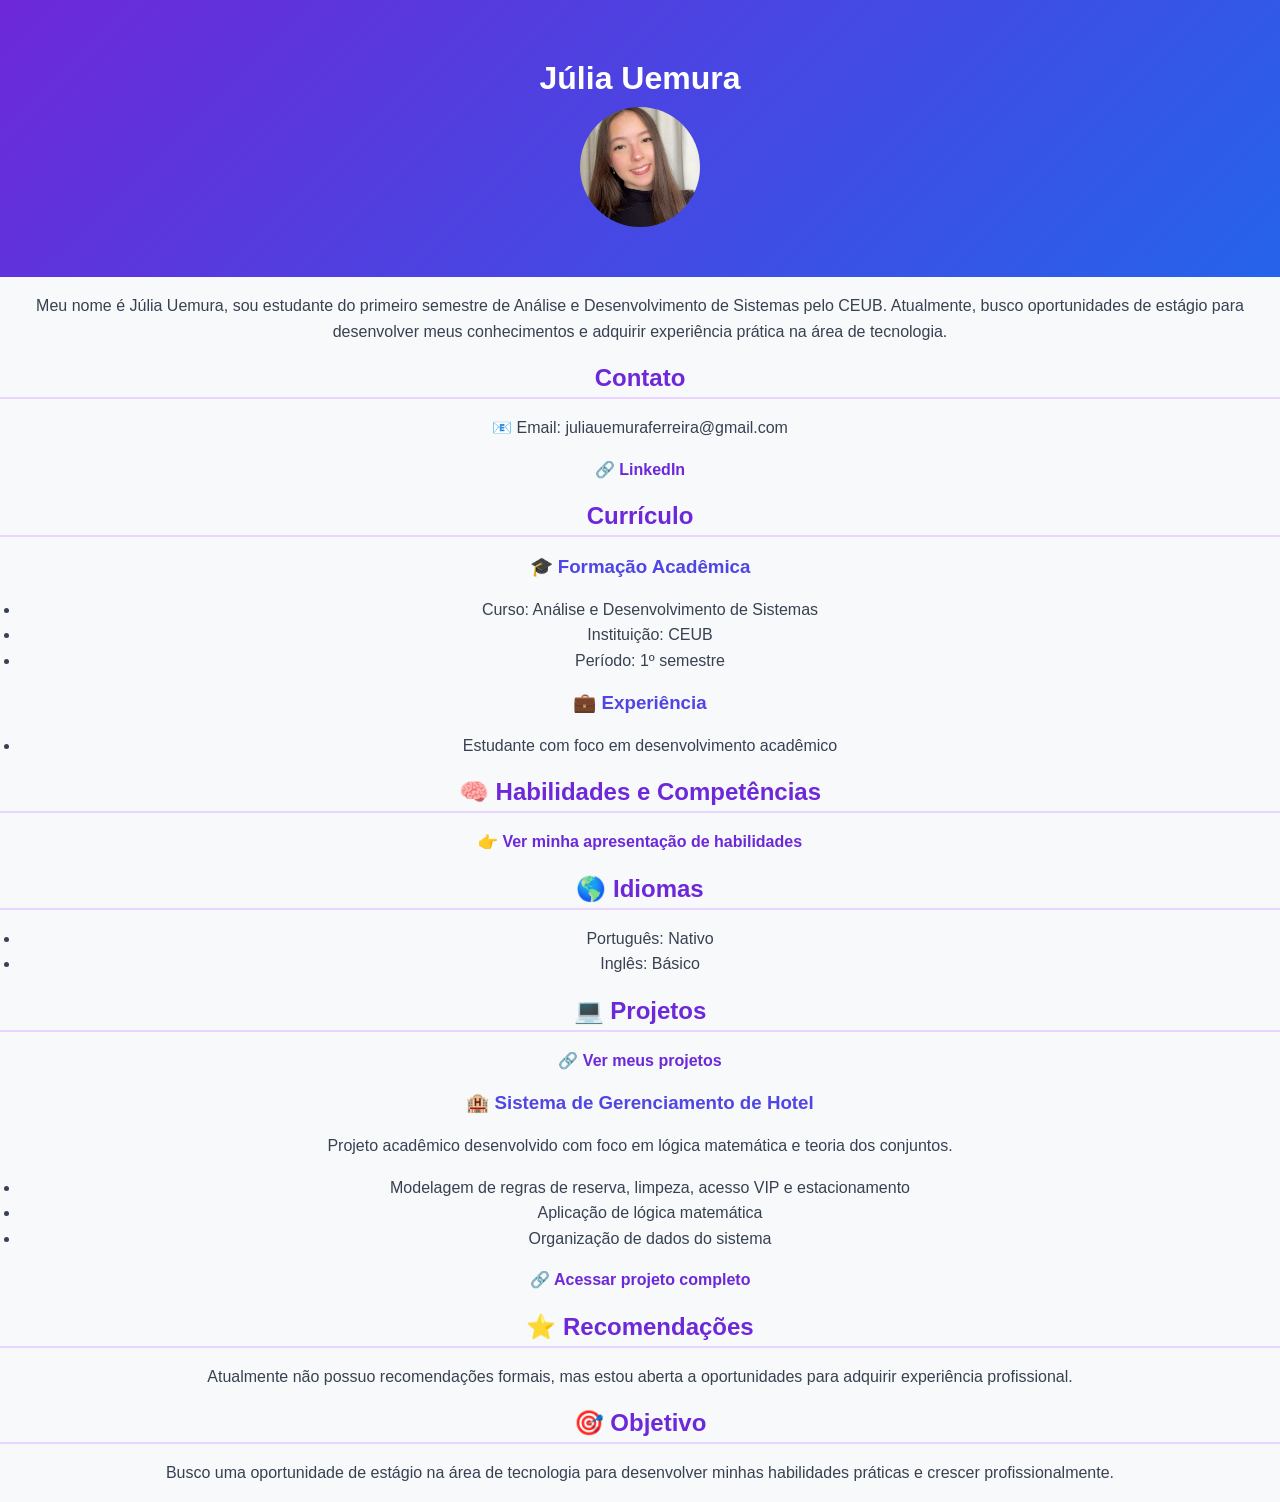
<file: index.html>
<!DOCTYPE html>
<html lang="pt-br">
<head>
  <meta charset="UTF-8">
  <title>Portfólio</title>
  <link rel="stylesheet" href="style.css">
</head>

<body>

  <header>
    <h1>Júlia Uemura</h1>
    <img src="assets/foto.jpeg" alt="foto">
  </header>

  <p>
    Meu nome é Júlia Uemura, sou estudante do primeiro semestre de Análise e Desenvolvimento de Sistemas pelo CEUB.  
    Atualmente, busco oportunidades de estágio para desenvolver meus conhecimentos e adquirir experiência prática na área de tecnologia.
  </p>

  <h2>Contato</h2>
  <p>📧 Email: juliauemuraferreira@gmail.com</p>

  <p>
    🔗 <a href="https://www.linkedin.com/in/julia-uemura-ferreira-4722093b4" target="_blank">
      LinkedIn
    </a>
  </p>

  <h2>Currículo</h2>

  <h3>🎓 Formação Acadêmica</h3>
  <ul>
    <li>Curso: Análise e Desenvolvimento de Sistemas</li>
    <li>Instituição: CEUB</li>
    <li>Período: 1º semestre</li>
  </ul>

  <h3>💼 Experiência</h3>
  <ul>
    <li>Estudante com foco em desenvolvimento acadêmico</li>
  </ul>

  <h2>🧠 Habilidades e Competências</h2>

  <p>
    👉 <a href="https://canva.link/5v4hm3sx4myej0y" target="_blank">
      Ver minha apresentação de habilidades
    </a>
  </p>

  <h2>🌎 Idiomas</h2>
  <ul>
    <li>Português: Nativo</li>
    <li>Inglês: Básico</li>
  </ul>

  <h2>💻 Projetos</h2>
  <p>
  🔗 <a href="projetos.html">
    Ver meus projetos
  </a>
</p>

  <h3>🏨 Sistema de Gerenciamento de Hotel</h3>

  <p>
    Projeto acadêmico desenvolvido com foco em lógica matemática e teoria dos conjuntos.
  </p>

  <ul>
    <li>Modelagem de regras de reserva, limpeza, acesso VIP e estacionamento</li>
    <li>Aplicação de lógica matemática</li>
    <li>Organização de dados do sistema</li>
  </ul>

  <p>
    🔗 <a href="https://docs.google.com/document/d/1O96y1N_l8qCbM-KMxA9VhMgRS79G3TOA9RYczIxkxUY/edit?usp=sharing" target="_blank">
      Acessar projeto completo
    </a>
  </p>

  <h2>⭐ Recomendações</h2>
  <p>
    Atualmente não possuo recomendações formais, mas estou aberta a oportunidades para adquirir experiência profissional.
  </p>

  <h2>🎯 Objetivo</h2>
  <p>
    Busco uma oportunidade de estágio na área de tecnologia para desenvolver minhas habilidades práticas e crescer profissionalmente.
  </p>

</body>
</html>
</file>
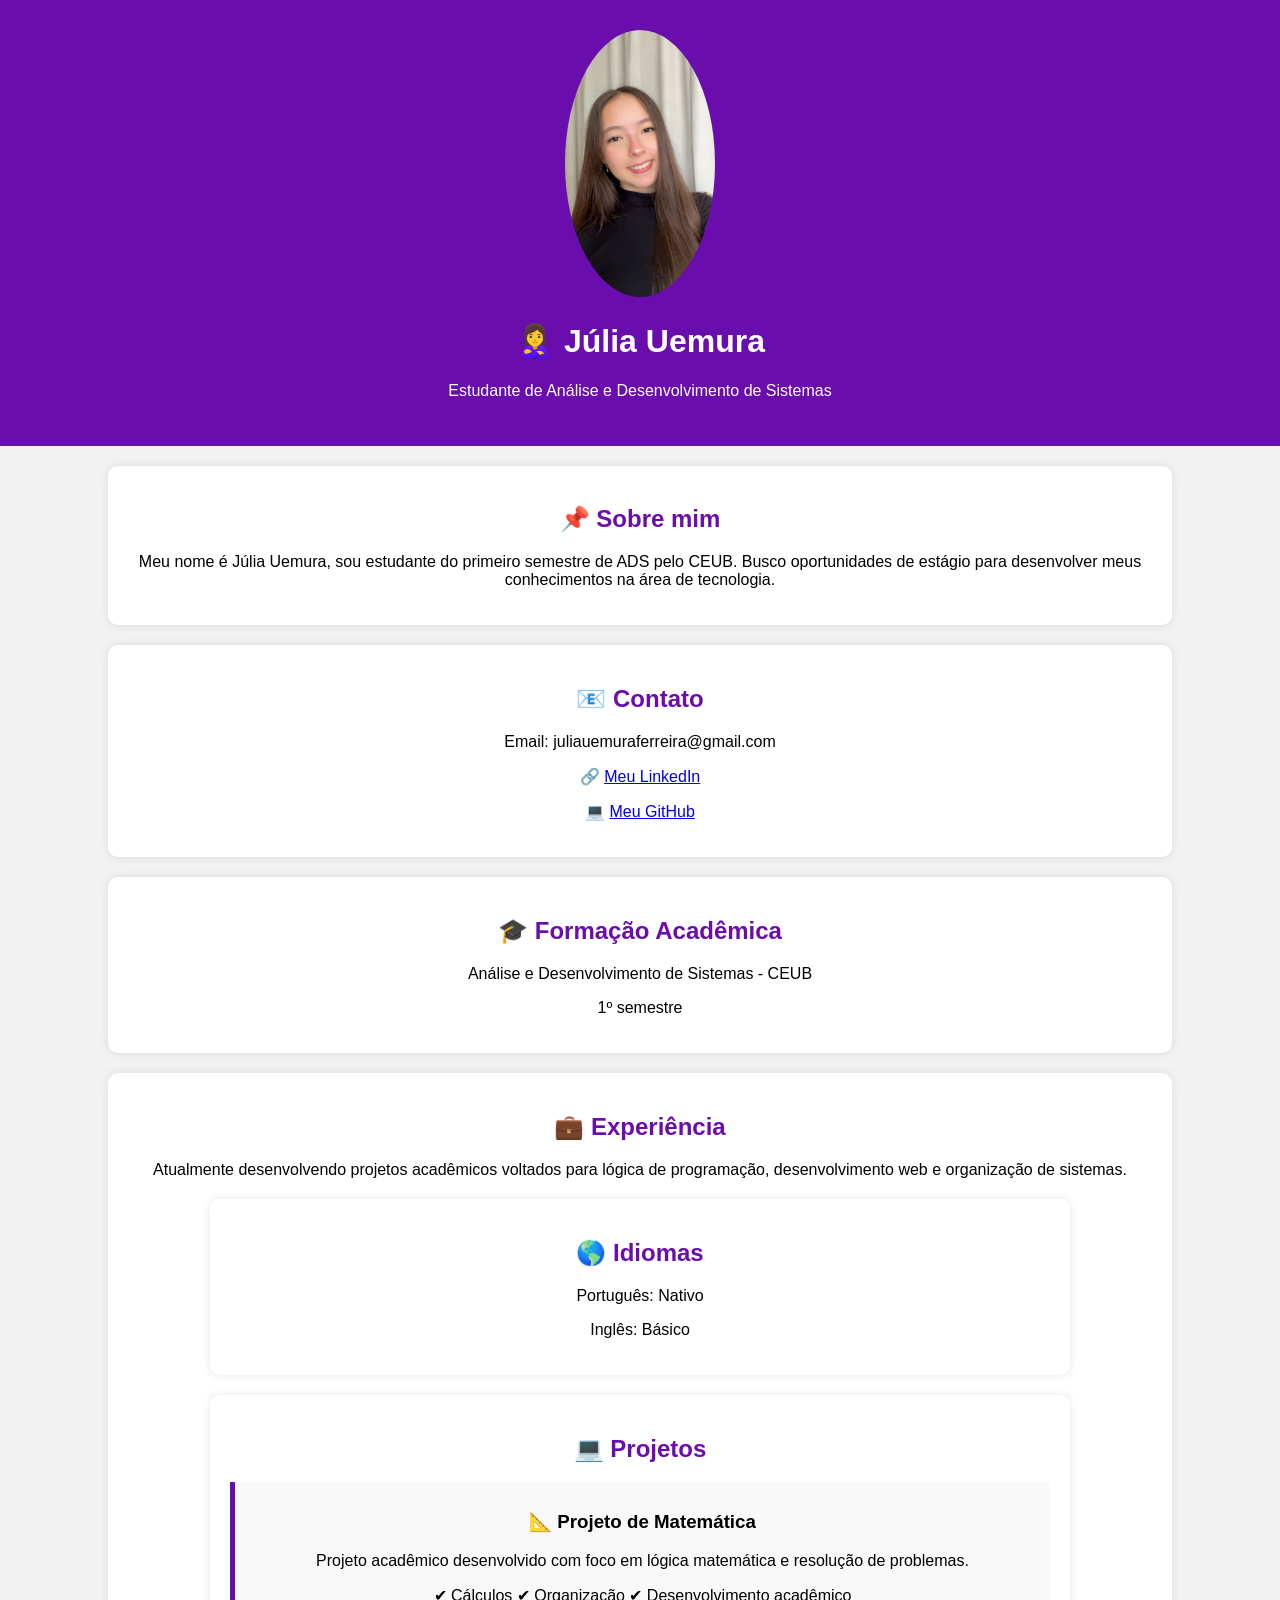
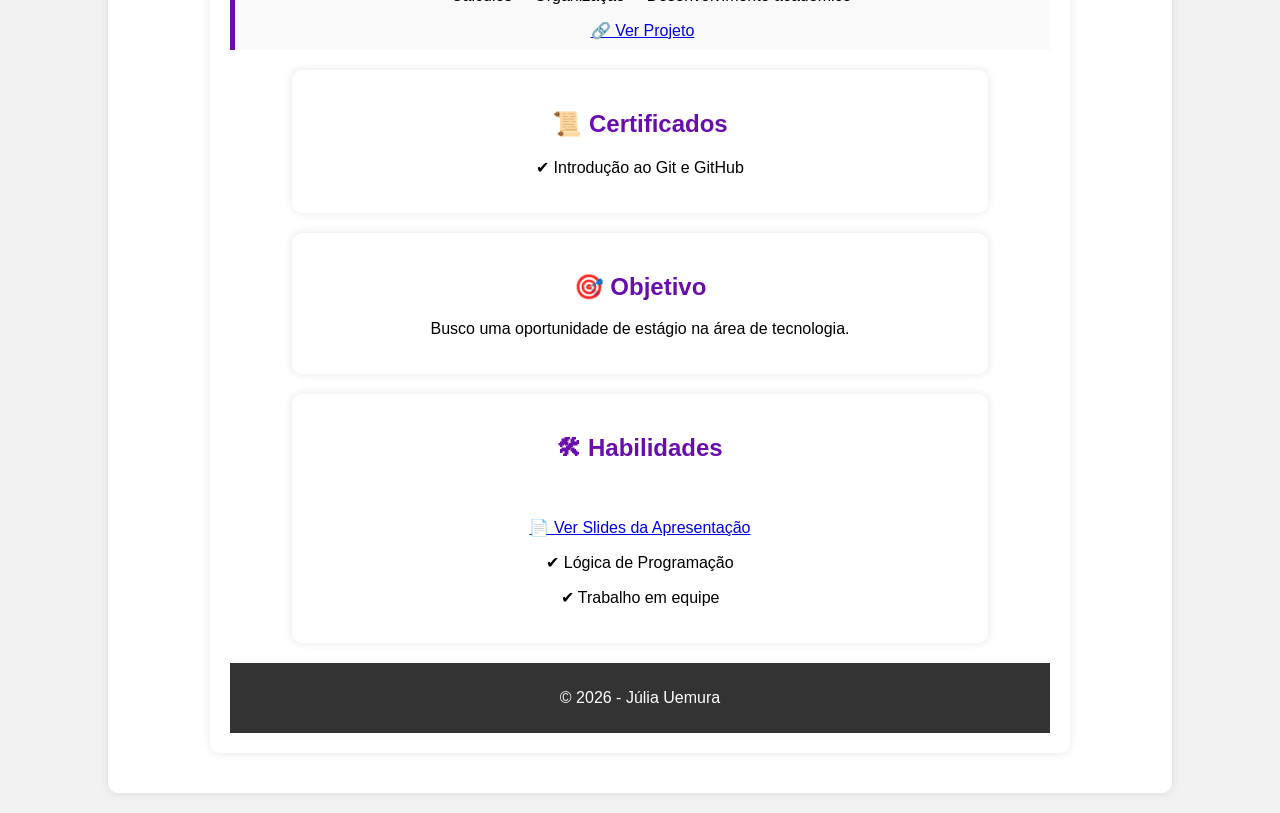
<file: juliauemura.github.io-main/index.html>
<!DOCTYPE html>
<html lang="pt-br">

<head>
  <meta charset="UTF-8">
  <title>Júlia Uemura | Portfólio</title>
  <link rel="stylesheet" href="style.css">
</head>

<body>

<header>
    <img src="assets/imagens/foto.jpeg" width="150" style="border-radius: 50%;">
  <h1>🙎‍♀️ Júlia Uemura</h1>
  <p>Estudante de Análise e Desenvolvimento de Sistemas</p>
</header>

<section class="card">
  <h2>📌 Sobre mim</h2>
  <p>
    Meu nome é Júlia Uemura, sou estudante do primeiro semestre de ADS pelo CEUB.
    Busco oportunidades de estágio para desenvolver meus conhecimentos na área de tecnologia.
  </p>
</section>

<section class="card">
  <h2>📧 Contato</h2>
  <p>Email: juliauemuraferreira@gmail.com</p>

  <p>
    🔗 <a href="https://www.linkedin.com/in/julia-uemura-ferreira-4722093b4/" target="_blank">
      Meu LinkedIn
    </a>
    <p>
  💻 <a href="https://github.com/julia-uemura" target="_blank">
    Meu GitHub
  </a>
</p>
  </p>
</section>

<section class="card">
  <h2>🎓 Formação Acadêmica</h2>
  <p>Análise e Desenvolvimento de Sistemas - CEUB</p>
  <p>1º semestre</p>
</section>

<section class="card">
  <h2>💼 Experiência</h2>
  <p>
Atualmente desenvolvendo projetos acadêmicos voltados para lógica de programação,
desenvolvimento web e organização de sistemas.
</p>
<section class="card">
  <h2>🌎 Idiomas</h2>
  <p>Português: Nativo</p>
  <p>Inglês: Básico</p>
</section>

<section class="card">
  <h2>💻 Projetos</h2>
<div class="projeto">
  <h3>📐 Projeto de Matemática</h3>

  <p>
    Projeto acadêmico desenvolvido com foco em lógica matemática e resolução de problemas.
  </p>

  <p>
    ✔ Cálculos ✔ Organização ✔ Desenvolvimento acadêmico
  </p>

  <a href="https://docs.google.com/document/d/1O96y1N_l8qCbM-KMxA9VhMgRS79G3TOA9RYczIxkxUY/edit?usp=sharing" target="_blank">
    🔗 Ver Projeto
  </a>
</div>
<section class="card">
  <h2>📜 Certificados</h2>

  <p>✔ Introdução ao Git e GitHub</p>
</section>

<section class="card">
  <h2>🎯 Objetivo</h2>
  <p>Busco uma oportunidade de estágio na área de tecnologia.</p>
</section>
<section class="card">
  <h2>🛠 Habilidades</h2>
  <br><br>

<a href="https://canva.link/5v4hm3sx4myej0y" target="_blank">
  📄 Ver Slides da Apresentação
</a>

  <p>✔ Lógica de Programação</p>
  <p>✔ Trabalho em equipe</p>
</section>

<footer>
  <p>© 2026 - Júlia Uemura</p>
</footer>

</body>
</html>
</file>
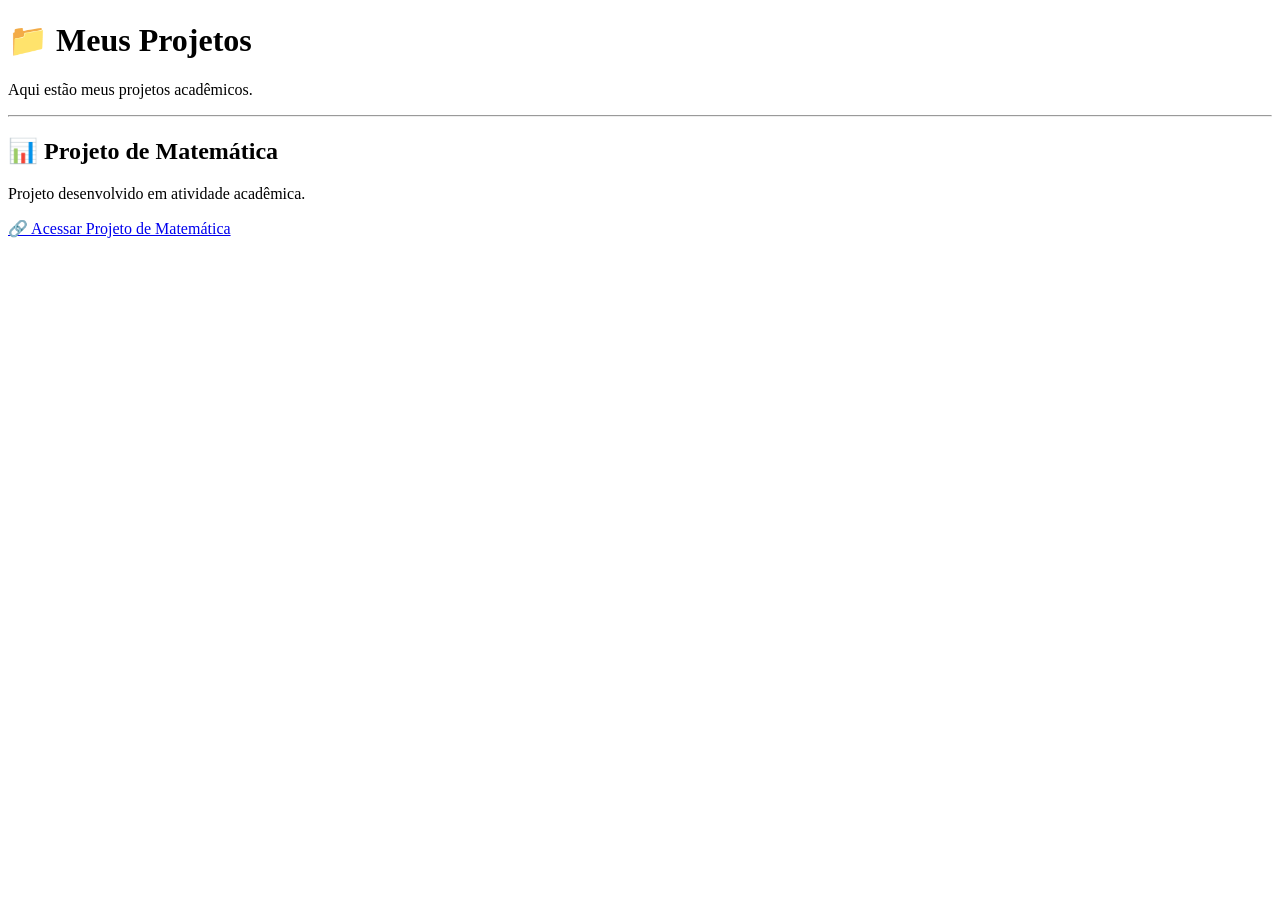
<file: projetos/hotel/index.html>
<!DOCTYPE html>
<html lang="pt-BR">
<head>
    <meta charset="UTF-8">
    <title>Meus Projetos</title>
</head>
<body>

<h1>📁 Meus Projetos</h1>

<p>Aqui estão meus projetos acadêmicos.</p>

<hr>

<h2>📊 Projeto de Matemática</h2>

<p>Projeto desenvolvido em atividade acadêmica.</p>

<!-- LINK DO SEU PROJETO NO GITHUB PAGES -->
<a href="https://julia-uemura.github.io/juliauemuraportfolio.github.io/projetos/matematica/index.html" target="_blank">
    🔗 Acessar Projeto de Matemática
</a>

</body>
</html>
</file>
<file: style.css>
body {
  font-family: Arial, sans-serif;
  margin: 0;
  background: #f8f9fb;
  color: #1f2937;
  text-align: center; /* CENTRALIZA TEXTO GLOBAL */
}

/* CABEÇALHO */
header {
  padding: 50px 20px;
  background: linear-gradient(135deg, #6d28d9, #2563eb);
  color: white;
}


/* SEÇÕES */
section {
  background: white;
  margin: 20px auto;
  padding: 25px;
  width: 85%;
  max-width: 850px;
  border-radius: 12px;
  box-shadow: 0 4px 12px rgba(0,0,0,0.08);
  border-left: 6px solid #6d28d9;
  text-align: left; /* conteúdo das caixas alinhado à esquerda */
}

/* TÍTULOS */
h1 {
  margin: 10px 0;
}

h2 {
  color: #6d28d9;
  margin-bottom: 15px;
  border-bottom: 2px solid #e9d5ff;
  padding-bottom: 5px;
}

h3 {
  color: #4f46e5;
}

/* TEXTO */
p, li {
  line-height: 1.6;
  color: #374151;
}

/* LINKS */
a {
  color: #6d28d9;
  font-weight: bold;
  text-decoration: none;
}

a:hover {
  color: #2563eb;
  text-decoration: underline;
}

/* LISTAS */
ul {
  padding-left: 20px;
}
header img {
  width: 120px !important;
  height: 120px !important;
  max-width: 120px !important;
  max-height: 120px !important;
  object-fit: cover !important;
  border-radius: 50% !important;
  display: block !important;
  margin: 0 auto !important;
}
</file>
<file: juliauemura.github.io-main/style.css>
body {
  font-family: Arial;
  background: #f2f2f2;
  margin: 0;
  text-align: center;
}

header {
  background: #6a0dad;
  color: white;
  padding: 30px;
}

.card {
  background: white;
  margin: 20px auto;
  padding: 20px;
  width: 80%;
  border-radius: 10px;
  box-shadow: 0 0 10px rgba(0,0,0,0.1);
}

h2 {
  color: #6a0dad;
}

.projeto {
  background: #f9f9f9;
  padding: 10px;
  border-left: 5px solid #6a0dad;
  margin-top: 10px;
}

footer {
  margin-top: 20px;
  padding: 10px;
  background: #333;
  color: white;
}
</file>
